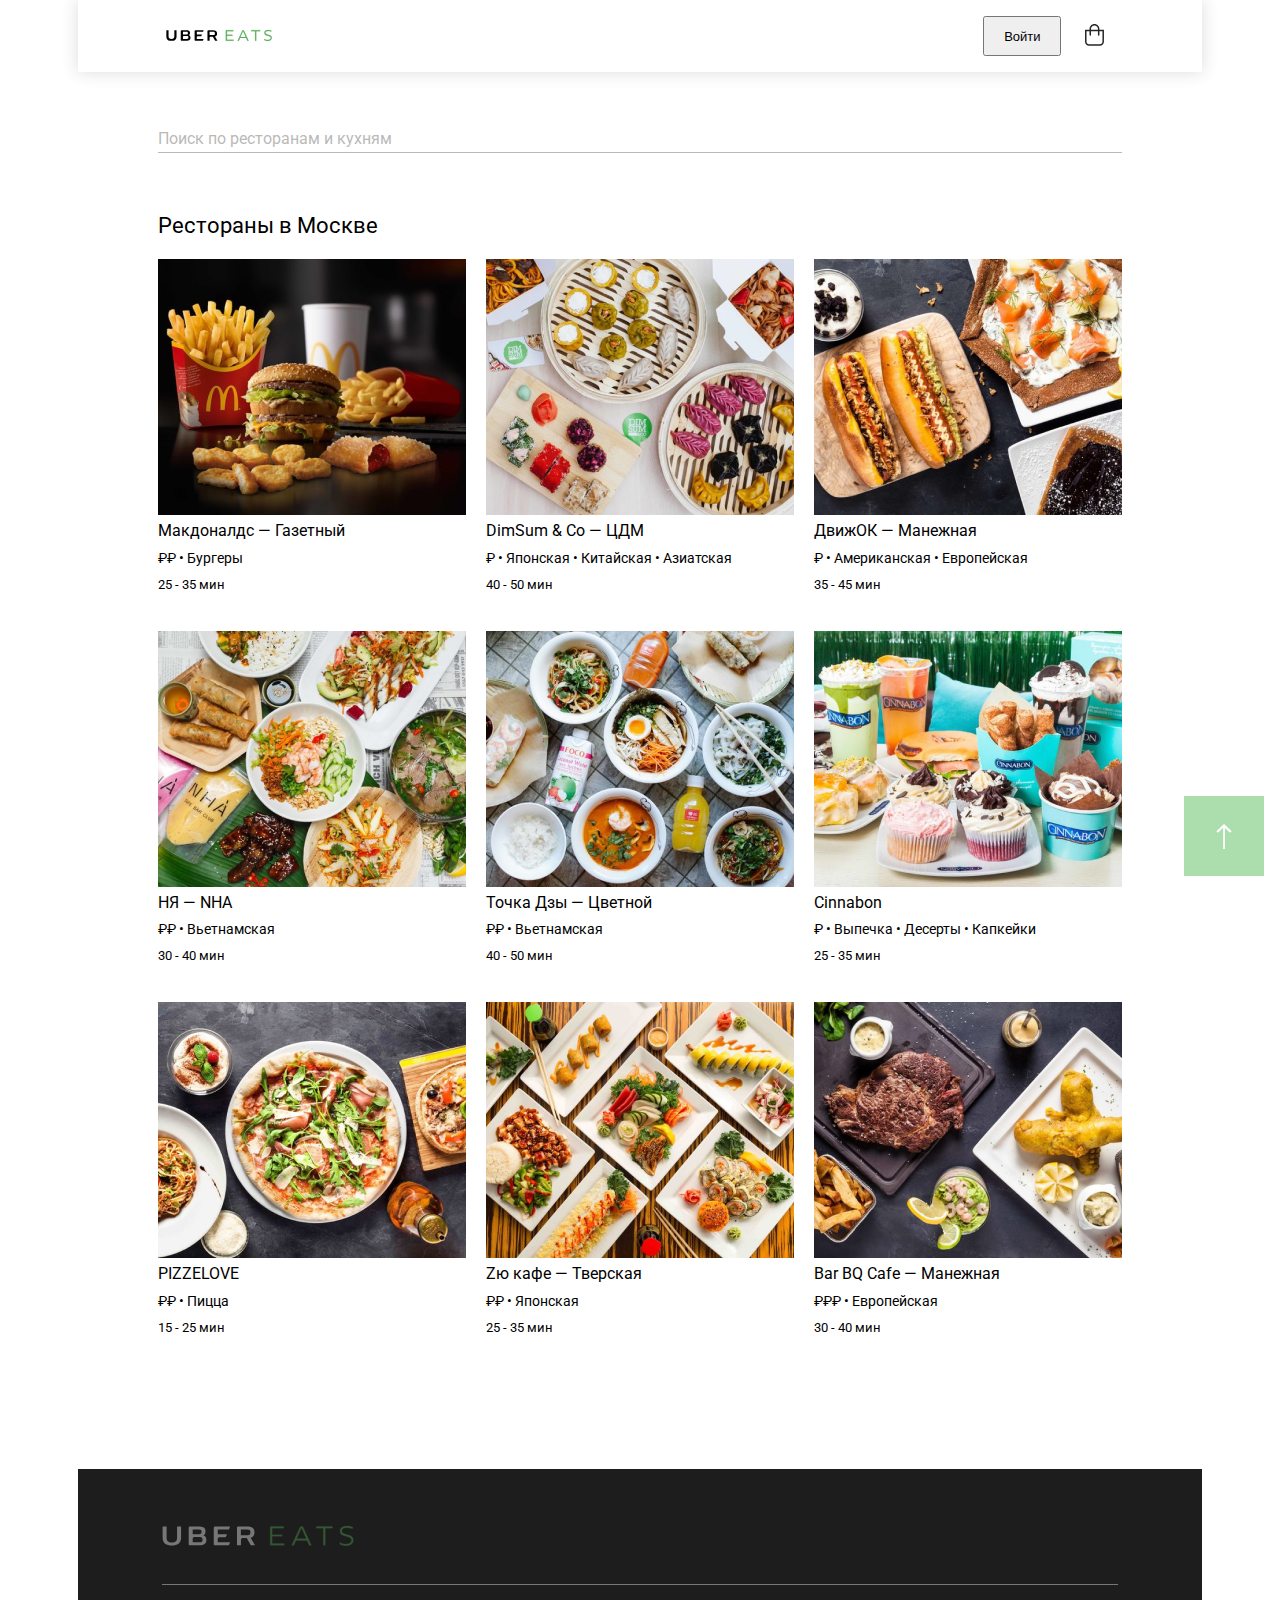
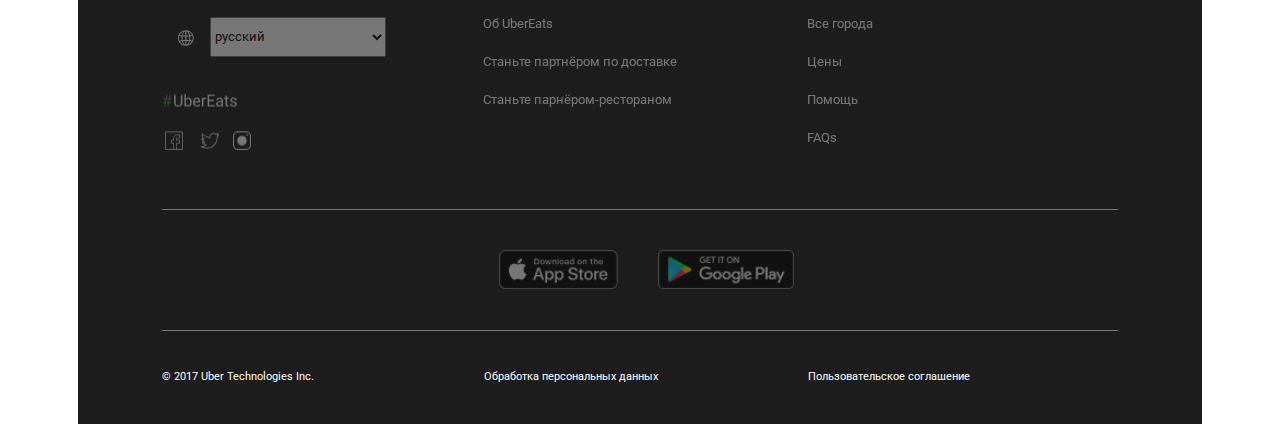
<file: index.html>
<!DOCTYPE html>
<html lang="en">
<head>
  <meta charset="UTF-8">
  <meta name="viewport" content="width=device-width, initial-scale=1">
  <link rel="preconnect" href="https://fonts.gstatic.com">
  <link href="https://fonts.googleapis.com/css2?family=Roboto:wght@400;500&display=swap" rel="stylesheet">
  
  <link rel="stylesheet" href="style.css">
  <title>Uber Eats</title>
</head>
<body>

<div class="wrapper">
 <!-- Header  -----------------------------------> 
  
  <header>
    <div class="header__inner">
      

      <div class="container">
        <nav>

        <div class="nav_logo">
          <a href="#" class="nav_logo_img">
            <img src="img/logo_320.svg" alt="logo">
          </a>
        </div>

        <div class="nav__inner">
          <button onclick="window.location.href = 'https://#'" class="nav_btn">Войти</button>
          <a href="#" class="nav_basket">
            <img src="img/nav_basket.svg" alt="">
          </a>
        </div>

        </nav>
      </div>
    </div>
  </header>

<!-- Main  ----------------------------------->

  <main>
    <div class="container_main">
      <div class="container__inner">
        
        <form class="container__inner_input">
          <input type="text" placeholder="Поиск по ресторанам и кухням" name="search" id="search">
        </form>
        <p class="container__title">Рестораны в Москве</p>
 

        <!-- Containers Card-->


      <div class="container__menu">
          
        <div class="container__card">
            <a href="restoran_Pushkin.html">
              <img src="img/mackdonalds_photo.png" alt="mackdonalds_photo" class="container__card_photo">
            </a>
            <p class="card_title">Макдоналдс — Газетный</p>
            <p class="card_type">₽₽ • Бургеры</p>
            <p class="card_time">25 - 35 мин</p>
          </div>

          <div class="container__card">
            <a href="#">
              <img src="img/DimSum_photo.png" alt="DimSum_photo" class="container__card_photo">
            </a>
            <p class="card_title">DimSum & Co — ЦДМ</p>
            <p class="card_type">₽ • Японская • Китайская • Азиатская</p>
            <p class="card_time">40 - 50 мин</p>
          </div>

          <div class="container__card">
            <a href="#">
              <img src="img/Dvijok_photo.png" alt="Dvijok_photo" class="container__card_photo">
            </a>
            <p class="card_title">ДвижОК — Манежная</p>
            <p class="card_type">₽ • Американская • Европейская</p>
            <p class="card_time">35 - 45 мин</p>
          </div>

        <div class="container__card">
            <a href="#">
              <img src="img/NjaHna_photo.png" alt="NjaHna_photo" class="container__card_photo">
            </a> 
            <p class="card_title">НЯ — NHA</p>
            <p class="card_type">₽₽ • Вьетнамская</p>
            <p class="card_time">30 - 40 мин</p>
          </div>

        <div class="container__card">
            <a href="#">
              <img src="img/Dzy_photo.png" alt="Dzy_photo" class="container__card_photo">
            </a>
            <p class="card_title">Точка Дзы — Цветной</p>
            <p class="card_type">₽₽ • Вьетнамская</p>
            <p class="card_time">40 - 50 мин</p>
          </div>

          <div class="container__card">
            <a href="#">
              <img src="img/Cinnabon_photo.png" alt="Cinnabon_photo" class="container__card_photo">
            </a>
            <p class="card_title">Cinnabon</p>
            <p class="card_type">₽ • Выпечка • Десерты • Капкейки</p>
            <p class="card_time">25 - 35 мин</p>
          </div>

          <div class="container__card">
            <a href="#">
              <img src="img/PizzaLove_photo.png" alt="PizzaLove_photo" class="container__card_photo">
            </a>
            <p class="card_title">PIZZELOVE</p>
            <p class="card_type">₽₽ • Пицца</p>
            <p class="card_time">15 - 25 мин</p>
          </div>

          <div class="container__card">
            <a href="#">
              <img src="img/ZuCafe_photo.png" alt="ZuCafe_photo" class="container__card_photo">
            </a>
            <p class="card_title">Zю кафе — Тверская</p>
            <p class="card_type">₽₽ • Японская</p>
            <p class="card_time">25 - 35 мин</p>
          </div>

          <div class="container__card">
            <a href="#">
              <img src="img/BarBQ_photo.png" alt="BarBQ_photo" class="container__card_photo">
            </a>
            <p class="card_title">Bar BQ Cafe — Манежная</p>
            <p class="card_type">₽₽₽ • Европейская</p>
            <p class="card_time">30 - 40 мин</p>
          </div>

        </div>
      </div>
    </div>  
  </main>  

<!-- Footer --------------------------------->
  <footer >
    <div class="footer__container">

    <div class="footer_logo">
      <a href="#" class="link_footer_logo">
        <img src="img/footer-logo.svg" alt="footer_logo" class="footer_logo_img">
      </a>
    </div>
   <div class="footer_nav">
      <div class="footer_nav_inner">

        <div class="footer_nav_inner_1">
          <img src="img/icon_world.svg" alt="icon_world" class="select_icon">
          <select name="language" id="footer_nav_langv">
            <option value="russian">русский</option>
            <option value="english">english</option>
          </select>
          <img src="img/icon_social.png" alt="icon_social" class="footer_social">
        </div>

        <div class="footer_nav_partners">
          <a href="#" class="footer_nav_partners_link">Об UberEats</a>
          <a href="#" class="footer_nav_partners_link">Станьте партнёром по доставке</a>
          <a href="#" class="footer_nav_partners_link">Станьте парнёром-рестораном</a>
        </div>

        <div class="footer_nav_info">
          <a href="#" class="footer_nav_info_link">Все города</a>
          <a href="#" class="footer_nav_info_link">Цены</a>
          <a href="#" class="footer_nav_info_link">Помощь</a>
          <a href="#" class="footer_nav_info_link">FAQs</a>
        </div>
        
      </div>
    </div>

    <div class="footer_banner">
      <a href="#" class="footer_banner_link footer_banner_link-1">
        <img src="img/link_App_Store_Badge_320.png" alt="link_App_Store_Badge" class="banner_icon">
      </a>
      <a href="#" class="footer_banner_link">
        <img src="img/link_google_play_320.png" alt="link_google_play"  class="banner_icon">
      </a>  
    </div>

    <div class="footer_end">
      <div class="footer_end_link">© 2017 Uber Technologies Inc.</div>
      <div class="footer_end_element">
        <a href="#" class="footer_end_link end_link_1">Обработка персональных данных</a>
      </div>
      <div class="footer_end_element">
        <a href="#" class="footer_end_link end_link_2">Пользовательское соглашение</a>
      </div>
    </div>


  </div>
  </footer>

  <div> 
    <a href="#top" class="footer_green_arrow">
      <img src="img/arrow.svg" alt="arrow">
    </a>
  </div>
  
  
</div> 


 <!---->
</body>
</html>
</file>
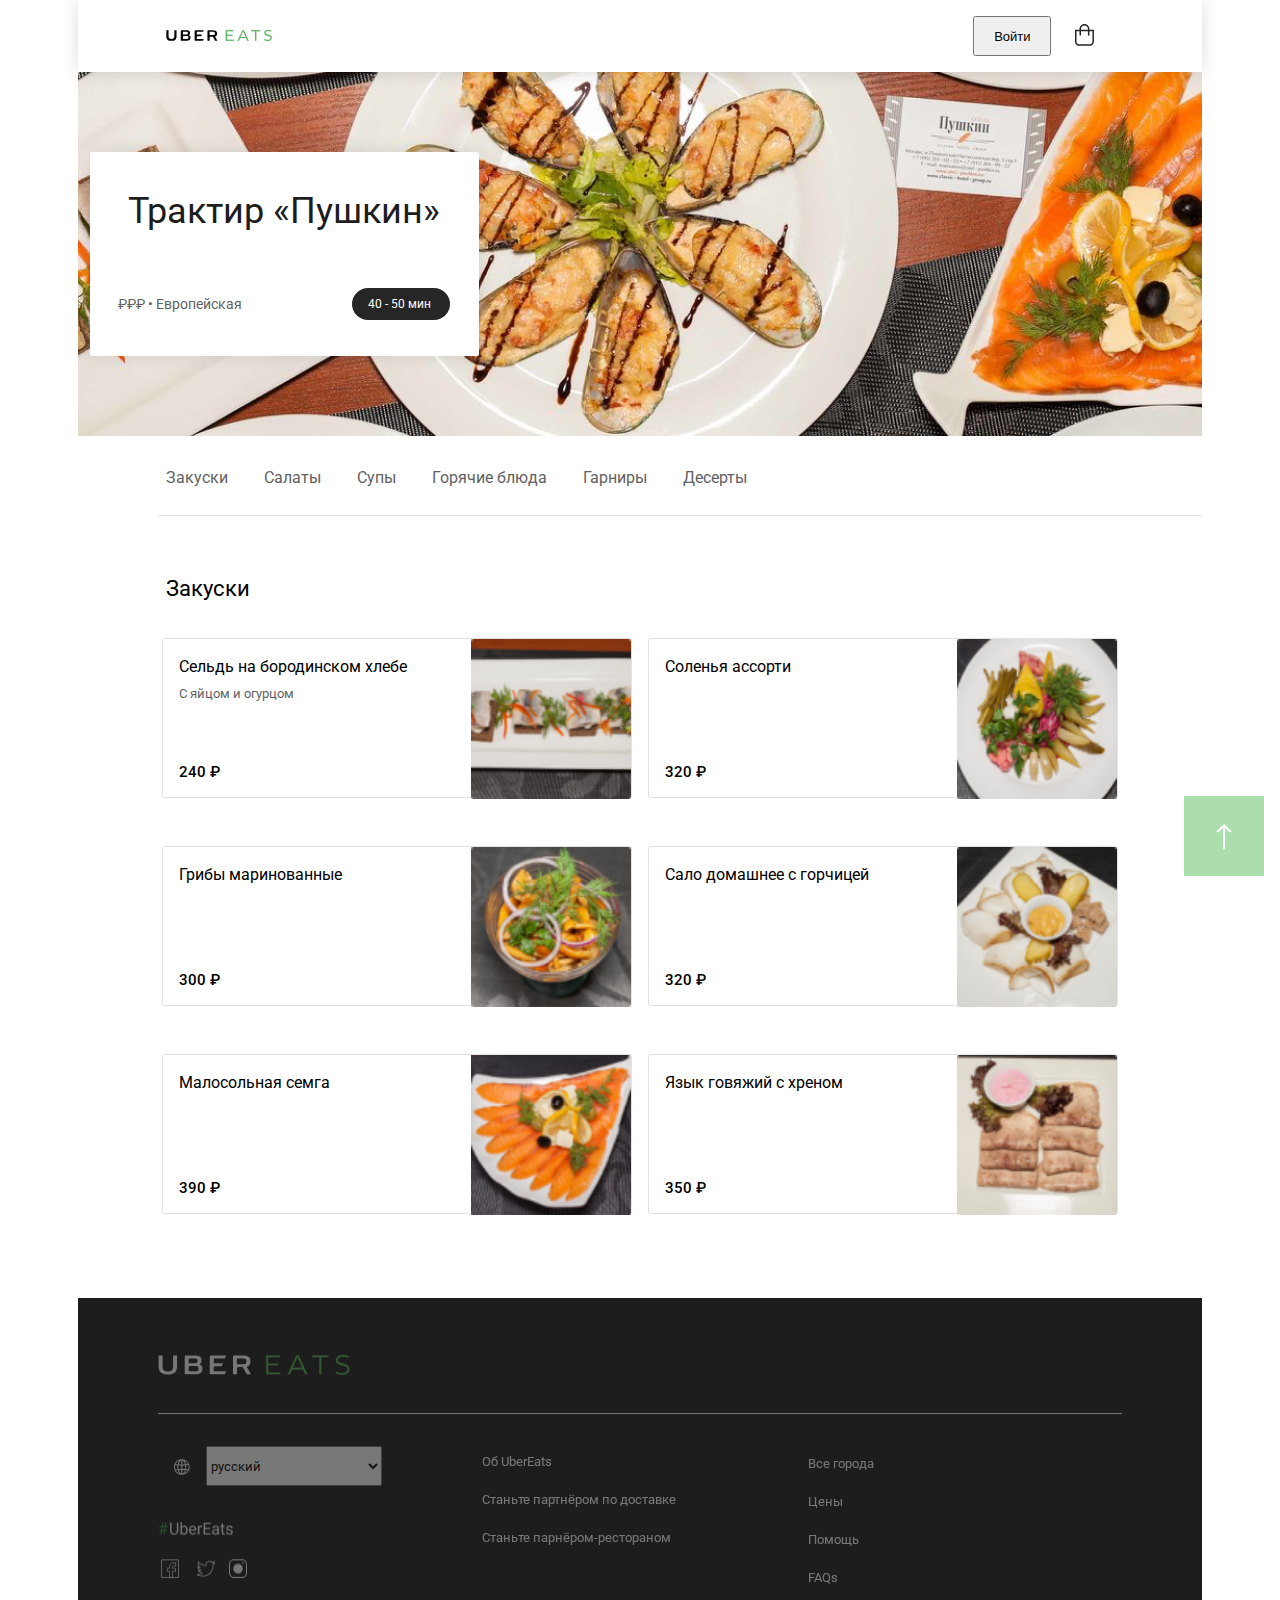
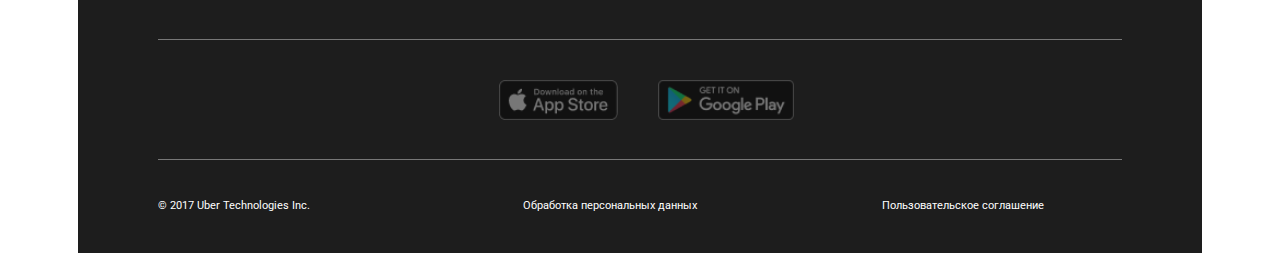
<file: restoran_Pushkin.html>
<!DOCTYPE html>
<html lang="en">
<head>
  <meta charset="UTF-8">
  <meta name="viewport" content="width=device-width, initial-scale=1">
  <link rel="preconnect" href="https://fonts.gstatic.com">
  <link href="https://fonts.googleapis.com/css2?family=Roboto:wght@400;500&display=swap" rel="stylesheet">
  
  <link rel="stylesheet" href="restoran_Pushkin.css">
  <title>Трактир "Пушкин"</title>
</head>

<body>

  <div class="wrapper">
   <!-- Header  -----------------------------------> 
    
    <header>
      <div class="header__inner">
        
  
        <div class="container">
          <nav>
  
          <div class="nav_logo">
            <a href="#" class="nav_logo_img">
              <img src="img/logo_320.svg" alt="logo">
            </a>
          </div>
  
          <div class="nav__inner">
            <button onclick="window.location.href = 'https://#'" class="nav_btn">Войти</button>
            <a href="#" class="nav_basket">
              <img src="img/nav_basket.svg" alt="">
            </a>
          </div>
  
          </nav>
        </div>
      </div>
    </header>

    <!-- Main  ----------------------------------->
      <div style="width: 100%; height: 72px; opacity: 0;"></div>
      <div class="main_title_bg" style="background-image: url(img/Pushkin/main_title_bg.png);">
       
      </div>

    <div class="main_title_container">
      <p class="main_title">Трактир «Пушкин»</p>
      <div class="main_title_container_inner">
        <p class="main_subtitle">₽₽₽ • Европейская</p>
        <div class="main_title_time_container">
          <p class="main_title_time">40 - 50 мин</p> 
        </div>
      </div>
    </div>

    <div class="group_title">

      <div class="burger__menu">
        <a href="#" class="burger__menu_link">Закуски</a>
        <a href="#" class="burger__menu_link">Салаты</a>
        <a href="#" class="burger__menu_link">Супы</a>
        <a href="#" class="burger__menu_link"><p>Горячие блюда</p></a>
        <a href="#" class="burger__menu_link">Гарниры</a>
        <a href="#" class="burger__menu_link">Десерты</a>
      </div>
      
        <div class="menu__inner">
            <div class="menu__title">Закуски</div>
            <div class="menu__title_rectangle"></div>
        </div>
    </div>
    
 <div class="menu">
      <a class="menu__card">
        <div class="menu__card_inner">
          <div class="menu__card_title">Сельдь на бородинском хлебе</div>
          <div class="menu__card_subtitle">С яйцом и огурцом</div>
          <div class="menu__card_price">240 ₽</div>
        </div>
        <img src="img/Pushkin/photo_card_1.png" alt="photo_card_1" class="menu__card_photo">
      </a>
       <div class="menu_rectangle"></div>
       
       <a class="menu__card">
        <div class="menu__card_inner">
          <div class="menu__card_title">Соленья ассорти</div>
          <div class="menu__card_subtitle">&nbsp;</div>
          <div class="menu__card_price">320 ₽</div>
        </div>
        <img src="img/Pushkin/photo_card_2.png" alt="photo_card_2" class="menu__card_photo">
      </a>
       <div class="menu_rectangle"></div>

       <a class="menu__card">
        <div class="menu__card_inner">
          <div class="menu__card_title">Грибы маринованные</div>
          <div class="menu__card_subtitle">&nbsp;</div>
          <div class="menu__card_price">300 ₽</div>
        </div>
        <img src="img/Pushkin/photo_card_3.png" alt="photo_card_3" class="menu__card_photo">
      </a>
       <div class="menu_rectangle"></div>

       <a class="menu__card">
        <div class="menu__card_inner">
          <div class="menu__card_title">Сало домашнее с горчицей</div>
          <div class="menu__card_subtitle">&nbsp;</div>
          <div class="menu__card_price">320 ₽</div>
        </div>
        <img src="img/Pushkin/photo_card_4.png" alt="photo_card_4" class="menu__card_photo">
      </a>
       <div class="menu_rectangle"></div>

       <a class="menu__card">
        <div class="menu__card_inner">
          <div class="menu__card_title">Малосольная семга</div>
          <div class="menu__card_subtitle">&nbsp;</div>
          <div class="menu__card_price">390 ₽</div>
        </div>
        <img src="img/Pushkin/photo_card_5.png" alt="photo_card_5" class="menu__card_photo">
      </a>
       <div class="menu_rectangle"></div>

       <a class="menu__card">
        <div class="menu__card_inner">
          <div class="menu__card_title">Язык говяжий с хреном</div>
          <div class="menu__card_subtitle">&nbsp;</div>
          <div class="menu__card_price">350 ₽</div>
        </div>
        <img src="img/Pushkin/photo_card_6.png" alt="photo_card_6" class="menu__card_photo">
      </a>
       <div class="menu_rectangle"></div>





    </div>

      <!-- Footer  ----------------------------------->

    <footer >
      <div class="footer__container">
  
      <div class="footer_logo">
        <a href="#" class="link_footer_logo">
          <img src="img/footer-logo.svg" alt="footer_logo" class="footer_logo_img">
        </a>
      </div>
     <div class="footer_nav">
        <div class="footer_nav_inner">
  
          <div class="footer_nav_inner_1">
            <img src="img/icon_world.svg" alt="icon_world" class="select_icon">
            <select name="language" id="footer_nav_langv">
              <option value="russian">русский</option>
              <option value="english">english</option>
            </select>
            <img src="img/icon_social.png" alt="icon_social" class="footer_social">
          </div>
  
          <div class="footer_nav_partners">
            <a href="#" class="footer_nav_partners_link">Об UberEats</a>
            <a href="#" class="footer_nav_partners_link">Станьте партнёром по доставке</a>
            <a href="#" class="footer_nav_partners_link">Станьте парнёром-рестораном</a>
          </div>
  
          <div class="footer_nav_info">
            <a href="#" class="footer_nav_info_link">Все города</a>
            <a href="#" class="footer_nav_info_link">Цены</a>
            <a href="#" class="footer_nav_info_link">Помощь</a>
            <a href="#" class="footer_nav_info_link">FAQs</a>
          </div>
          
        </div>
      </div>
  
      <div class="footer_banner">
        <a href="#" class="footer_banner_link footer_banner_link-1">
          <img src="img/link_App_Store_Badge_320.png" alt="link_App_Store_Badge" class="banner_icon">
        </a>
        <a href="#" class="footer_banner_link">
          <img src="img/link_google_play_320.png" alt="link_google_play"  class="banner_icon">
        </a>  
      </div>
  
      <div class="footer_end">
        <div class="footer_end_link">© 2017 Uber Technologies Inc.</div>
        <div class="footer_end_element">
          <a href="#" class="footer_end_link end_link_1">Обработка персональных данных</a>
        </div>
        <div class="footer_end_element">
          <a href="#" class="footer_end_link end_link_2">Пользовательское соглашение</a>
        </div>
      </div>
  
  
    </div>
    </footer>
  
    <div> 
      <a href="#top" class="footer_green_arrow">
        <img src="img/arrow.svg" alt="arrow">
      </a>
    </div>
  
     
  </div> 


<!---->
</body>
</html>
</file>
<file: style.css>
body {
  margin: 0;
  padding: 0;
 
}

* {
  box-sizing: border-box;
}

p {
  margin: 0;
}

.wrapper {
  width: auto;
  min-width: 320px;
  max-width: 1124px;
  height: 100%;
  margin: 0 auto;
  

  font-family: 'Roboto', sans-serif;
  font-size: 16px;
  font-style: normal;
  font-weight: normal;
  color: #000;
}

/* *** Header *** */

.header__inner {
  height: 4.5rem;
  width: 100%;
  max-width: 1124px;
  position: fixed;

  background: #FFFFFF;
  box-shadow: 0px 0px 16px  rgba(38, 38, 38, 0.16);
}

nav {
  height: 4.5rem; 
  
  display: flex;
  justify-content: space-between;
  align-items: center;
}

.nav_logo {
padding-left: 0.5rem;
}

.nav__inner {
  display: flex;  
  padding-right: 0.5rem;
}

.nav_btn {
  width: 4.875rem;
  height: 2.5rem;

  font-weight: 500;
  font-size: .8125rem;
 
}

.nav_basket {
  display: none;
  align-self: center;
}

/* *********** Main *************** */


.container_main {
  min-width: 20rem;
  width: 100%;
  margin: 0 auto;
  padding: 0 0.5rem;
  
}

.container__inner {
 width: 100%;
 max-width: 48rem;
 margin: 0 auto;
  
}

.container__inner_input {
  width: 100%;
 
  
  height: 5rem;
  display: flex;
  padding-top: 9.5rem;
  margin-bottom: 3.5rem;
  
  opacity: 0.5;
  border-bottom: 1px solid #757575;
}

#search {
  width: 100%;
  border:none;

  align-self: flex-end;
  margin-left: -0.1rem;
  

  font-family: Roboto;
  font-style: normal;
  font-weight: normal;
  font-size: 1rem;
  line-height: 1.5rem;
}

.container__title {
  font-family: Roboto;
  font-style: normal;
  font-weight: normal;
  font-size: 1.375rem;
  line-height: 2.125rem;
  margin-bottom: 1rem;
}

.container__menu {
display: flex;
flex-wrap: wrap;

padding-bottom: 2rem;
}

.container__card_photo {
 /* margin-bottom: .6rem;*/
}

.container__card {
  margin-right: 1rem;
  margin-bottom: 2.25rem;
}

.card_title {
  font-family: Roboto;
  font-style: normal;
  font-weight: normal;
  font-size: 1rem;
  line-height: 1.5rem;
  margin-bottom: .3rem;
}

.card_type {
  font-family: Roboto;
  font-style: normal;
  font-weight: normal;
  font-size: .875rem;
  line-height: 1.3125rem;
  margin-bottom: .3rem;
}

.card_time {
  font-family: Roboto;
  font-style: normal;
  font-weight: normal;
  font-size: .8125rem;
  line-height: 1.3125rem;
}

/* *** Footer **************************************************** */

footer {
  width: 100%;
  min-width: 19.75rem;
  
  /*height: 34.5rem;*/
  
  padding: 0 0.5rem;

    
  background-color: #1D1D1D;
}

.footer__container {
 
  width: 100%;
  margin: 0;
  margin: 0 auto;

  overflow: hidden;
 
}

.footer_logo {
  height: 7.25rem;
  width: auto;
  /*margin-left: 5.0625rem;*/
  
  border-bottom: 1px solid #FFFFFF;
  opacity: .4;
  mix-blend-mode: normal;

}

.footer_logo_img {
  margin-top: 3.5rem;
}

/* *********** Footer_nav *************** */
.footer_nav {
  width: auto;
  
  /*height: 13.75rem;*/
  /*width: 59.75rem;*/
 
  display: flex;
  flex-wrap: wrap;
  margin: 0 auto;
  padding-bottom: 1.2rem;
  /*margin-left: 5.0625rem;*/

  border-bottom: 1px solid #FFFFFF;
  opacity: .4;
  mix-blend-mode: normal;
}

.footer_nav_inner {
  /*display: flex;*/

 /* height: 11.3rem;*/
  padding-top: 2rem;
}

.footer_nav_inner_1 {
  display: flex;
  width: 14rem;
  
  flex-wrap: wrap;
}

.select_icon {
  height: 1rem;
  margin-top: 0.8rem;
  margin-left: 1rem;
 }

#footer_nav_langv {
  height: 2.5rem;
  width: 11rem;

  margin-left: 1rem;
  margin-bottom: 2rem;

  font-family: Roboto;
  font-size: 13px;
  line-height: 1.15;
}

.footer_social {
  padding-bottom: 1rem;
}

.footer_nav_partners {
  width: 12.25rem;

  /*margin-left: 6.25rem;*/
  padding-top: 1.6rem;
}

.footer_nav_partners_link {
  display: flex;
  font-display: column;

  margin-bottom: 1.4375rem;

  font-size: 13px;
  line-height: 1.15;
  text-decoration: none;
  color: #fff;
}

.footer_nav_info {
  width: 4.2rem;

  /*margin-left: 8rem;*/
  padding-top: 0.7rem;
}

.footer_nav_info_link {
  display: flex;
  font-display: column;

  margin-bottom: 1.4375rem;

  font-size: 13px;
  line-height: 1.15;
  text-decoration: none;
  color: #fff;
}

/* *********** Footer_banner *************** */

.footer_banner{
  height: 5.25rem;
  /*width: 59.75rem;*/
 
  display: flex;
  justify-content: center;

  
  padding-top: 1.5rem;
  /*margin-left: 5.0625rem;*/
  
  border-bottom: 1px solid #FFFFFF;
  opacity: .4;
  mix-blend-mode: normal;
}

.footer_banner_link {
  padding-left: 1.5rem;
}

.footer_banner_link-1{
  padding-left: 1rem;
}

.banner_icon {
  width: 90%;
  height: auto;
}

/* *********** Footer_end *************** */

.footer_end {
  /*width: 50.625rem;*/

  padding:  2.5rem 0;
 /*margin-left: 5.0625rem;*/

  display: flex;
  flex-direction: column;
  justify-content: space-between;
  flex-wrap: wrap;
  
  font-size: .6875rem;
  line-height: 1.18;
}

.footer_end_element {
  margin-top: 1.5rem;
}

.footer_end_link {
 text-decoration: none;
 color: #fff;
}


.footer_green_arrow {
  width: 4rem;
  height: 4rem;
 
  position: fixed;
  right:1rem;
  bottom: 2.5rem;

  z-index: 99;
  opacity: 0.5;

  display: flex;
  justify-content: center;
  align-items: center;

  background-color: #59BD5A;

}  

.footer_green_arrow:hover {
opacity: 1;
cursor: pointer;
}

/* *********** Width 768px *************** */


  @media screen and (min-width: 768px) {
.nav_basket {
  display: block;
  margin-left: 1rem;
}

    
.container__menu {
  display: flex;
  justify-content: space-between;

  flex-wrap: wrap;
 
  padding-bottom: 2rem;
 }

 .container__card {
   margin-right: 4rem;
 }

 .container__card_photo {
  
   width: 120%;
   height: auto;
 }

 .container__card:last-child {
  margin-right: 25rem;
 }

 .footer_nav_inner {
  display: flex;

 /* height: 11.3rem;*/
  padding-top: 2rem;
}

.footer_nav_partners {
  width: 12.25rem;

  margin-left: 5rem;
  padding-top: 0rem;
}
    
.footer_nav_info {
  margin-left: 3.75rem;
  padding-top: 0rem;
    
  }

  .banner_icon {
    width: 100%;
    height: auto;
  }

  .footer_banner_link {
    padding-left: 2.5rem;
  }

  .footer_banner{
    height: auto;
    padding-top: 2.5rem;
    padding-bottom: 2.5rem;
  }

  .footer_end {
    flex-direction: row;
  }

  .footer_end_element {
    margin-top: 0;
  }


/* *********** Width 1124 px *************** */

  @media screen and (min-width: 1124px) {
   
   
  .nav_logo_img {
    width: 120px;
    height: 12px;

    padding-left: 5rem;
  }
  
  .nav__inner {
  padding-right: 6.8rem;
  }

  .nav__inner {
    padding-right: 6.1rem;
  }

  .nav_basket {
    margin-left: 1.5rem;
  }


  .container_main {
    padding: 0 5rem;
  }


  .container__inner {
    width: 100%;
    max-width: 1124px;
    margin: 0 auto;
    
    }

  .container__menu {
    max-width: 60.75rem;
    padding-bottom: 95px;
  
  }

  .container__card {
   margin-right: 0;
   margin-left: 0;
   justify-content: space-around;
  }


  .container__card_photo {
  width: 308px;
  height: auto;
  }

  .container__card:last-child {
    margin-right: 0;
   }

   .container__card:first-child {
    margin-left: 0;
   }

   footer {
     padding: 0 84px;
   }

   .footer_nav {
     padding-bottom: 2.5rem;
   }

   .footer_nav_partners {
     margin-left: 97px;
   }

   .footer_nav_info {
     margin-left: 128px;
   }

   .footer_banner {
     padding-bottom: 2.3rem;
   }

   .banner_icon {
     width: 110%;
     height: auto;
      
   }

   .footer_banner_link {
     padding: 0;
   }
   
   .footer_banner_link-1 {
     padding-right: 50px;
   }

   .footer_end {
     justify-content: start;
   }

   .end_link_1 {
     margin-left: 170px;
   }

   .end_link_2 {
     margin-left: 150px;
   }

   .footer_green_arrow {
     width: 80px;
     height: 80px;
      bottom: 24px;
   }

  }
</file>
<file: restoran_Pushkin.css>
body {
  margin: 0;
  padding: 0;
 
}

* {
  box-sizing: border-box;
}

p {
  margin: 0;
}

.wrapper {
  width: auto;
  min-width: 320px;
  max-width: 1124px;
  height: 100%;
  margin: 0 auto;
  

  font-family: 'Roboto', sans-serif;
  font-size: 16px;
  font-style: normal;
  font-weight: normal;
  color: #000;
}

/* *** Header *** */

.header__inner {
  height: 4.5rem;
  width: 100%;
  max-width: 1124px;
  position: fixed;
  z-index: 1000;

  background: #FFFFFF;
  box-shadow: 0px 0px 16px  rgba(38, 38, 38, 0.16);
}

nav {
  height: 4.5rem; 
  
  display: flex;
  justify-content: space-between;
  align-items: center;
}

.nav_logo {
padding-left: 0.5rem;
}

.nav__inner {
  display: flex;  
  padding-right: 0.5rem;
}

.nav_btn {
  width: 4.875rem;
  height: 2.5rem;

  font-weight: 500;
  font-size: .8125rem;
 
}

.nav_basket {
  display: none;
  align-self: center;
}

/* *** Main **************************************************** */

.main_title_bg {
height: auto;
height: 255px;
background-size: cover;
background-position: center;

/* Соотношение сторон 16:9 */
padding-bottom: 30%;


/*background-image: url(/img/Pushkin/main_title_bg.png);*/

}

.main_title_container {
  width: 308px;
  height: 180px;

  position: absolute;
  background-color: #FFF;
  display: flex;
  flex-direction: column;
  align-items: center;

  top: 203px;
  left: 8px;

  box-shadow: 0px 0px 16px rgba(117, 117, 117, 0.2);
  border-radius: 2px;
}


.main_title {
  font-size: 24px;
  line-height: 28px;

  padding: 24px 0 40px 0;

  color: #1D1D1D;
}

.main_subtitle {
padding-bottom: 16px;  
font-size: 14px;
line-height: 16px;
color: #626262;
}

.main_title_time_container {
  width: 98px;
  height: 32px;

  display: flex;
  justify-content: center;
  align-items: center;

  background: #262626;
  border-radius: 16px;
}

.main_title_time {
  width: 66px;
  height: 15px;

  font-size: 12px;
  line-height: 14px;

  color: #FFFFFF;
}

.group_title {
 padding-left: 40%;
 padding-right: 40%;
 
}

.burger__menu {
  
  display: none;
  height: 80px;

  padding-top: 32px;

  border-bottom: 1px solid rgba(117, 117, 117, 0.2);
}

.burger__menu_link {
  text-decoration: none;

  padding-right: 36px;

  font-size: 16px;
  line-height: 19px;
  color: #626262;
}

.burger__menu_link:hover {
  opacity: .5;
}


.burger__menu_link:first-child {
  padding-left: 8px;;
}

.menu {
  min-width: 308px;
  margin: 0 auto;

  display: flex;
  flex-direction: column;
  justify-content: center;
  align-items: center;
  
}

.menu__inner {
  margin: 0 auto;
  padding-top: 112px;
}

.menu__title {
  
  font-size: 22px;
  line-height: 34px;
}

.menu__title_rectangle {
  width: 50px;
  height: 12px;
  
  margin: 0 auto;
  margin-bottom: 42px;

  border-bottom: 1px solid #000;
}

.menu__card {
  height: 102px;
  width: 100%;

  display: flex;
  justify-content: space-between;
  margin-left: 8px;

}

.menu_rectangle {
  height: auto;
  width: 100%;

  margin-left: 8px;
  border-bottom: 1px solid #757575;
  opacity: 0.2;
}

.menu__card:hover {
    opacity: 0.5;
}

.menu__card_inner {
  height: 100%;

  display: flex;
  flex-direction: column;
}

.menu__card_title {
  font-size: 14px;
  line-height: 24px;
}

.menu__card_subtitle {
  font-size: 13px;
  line-height: 21px;
 
  padding-top: 4px;
  
  color: #626262;
}

.menu__card_price {
  padding-top: 1rem;
  
  font-weight: 500;
  font-size: 15px;
  line-height: 21px;
}


/* *** Footer **************************************************** */

footer {
  width: 100%;
  min-width: 19.75rem;
  
  /*height: 34.5rem;*/
  
  padding: 0 0.5rem;
  margin-top: 40px;;
    
  background-color: #1D1D1D;
}

.footer__container {
 
  width: 100%;
  margin: 0;
  margin: 0 auto;

  overflow: hidden;
 
}

.footer_logo {
  height: 7.25rem;
  width: auto;
  /*margin-left: 5.0625rem;*/
  
  border-bottom: 1px solid #FFFFFF;
  opacity: .4;
  mix-blend-mode: normal;

}

.footer_logo_img {
  margin-top: 3.5rem;
}

/* *********** Footer_nav *************** */
.footer_nav {
  width: auto;
  
  /*height: 13.75rem;*/
  /*width: 59.75rem;*/
 
  display: flex;
  flex-wrap: wrap;
  margin: 0 auto;
  padding-bottom: 1.2rem;
  /*margin-left: 5.0625rem;*/

  border-bottom: 1px solid #FFFFFF;
  opacity: .4;
  mix-blend-mode: normal;
}

.footer_nav_inner {
  /*display: flex;*/

 /* height: 11.3rem;*/
  padding-top: 2rem;
}

.footer_nav_inner_1 {
  display: flex;
  width: 14rem;
  
  flex-wrap: wrap;
}

.select_icon {
  height: 1rem;
  margin-top: 0.8rem;
  margin-left: 1rem;
 }

#footer_nav_langv {
  height: 2.5rem;
  width: 11rem;

  margin-left: 1rem;
  margin-bottom: 2rem;

  font-family: Roboto;
  font-size: 13px;
  line-height: 1.15;
}

.footer_social {
  padding-bottom: 1rem;
}

.footer_nav_partners {
  width: 12.25rem;

  /*margin-left: 6.25rem;*/
  padding-top: 1.6rem;
}

.footer_nav_partners_link {
  display: flex;
  font-display: column;

  margin-bottom: 1.4375rem;

  font-size: 13px;
  line-height: 1.15;
  text-decoration: none;
  color: #fff;
}

.footer_nav_info {
  width: 4.2rem;

  /*margin-left: 8rem;*/
  padding-top: 0.7rem;
}

.footer_nav_info_link {
  display: flex;
  font-display: column;

  margin-bottom: 1.4375rem;

  font-size: 13px;
  line-height: 1.15;
  text-decoration: none;
  color: #fff;
}

/* *********** Footer_banner *************** */

.footer_banner{
  height: 5.25rem;
  /*width: 59.75rem;*/
 
  display: flex;
  justify-content: center;

  
  padding-top: 1.5rem;
  /*margin-left: 5.0625rem;*/
  
  border-bottom: 1px solid #FFFFFF;
  opacity: .4;
  mix-blend-mode: normal;
}

.footer_banner_link {
  padding-left: 1.5rem;
}

.footer_banner_link-1{
  padding-left: 1rem;
}

.banner_icon {
  width: 100%;
  height: auto;
}

/* *********** Footer_end *************** */

.footer_end {
  /*width: 50.625rem;*/

  padding:  2.5rem 0;
 /*margin-left: 5.0625rem;*/

  display: flex;
  flex-direction: column;
  justify-content: space-between;
  flex-wrap: wrap;
  
  font-size: .6875rem;
  line-height: 1.18;
}

.footer_end_element {
  margin-top: 1.5rem;
}

.footer_end_link {
 text-decoration: none;
 color: #fff;
}


.footer_green_arrow {
  width: 4rem;
  height: 4rem;
 
  position: fixed;
  right:1rem;
  bottom: 24px;

  z-index: 99;
  opacity: 0.5;

  display: flex;
  justify-content: center;
  align-items: center;

  background-color: #59BD5A;

}  

.footer_green_arrow:hover {
opacity: 1;
cursor: pointer;
}

/* *********** Width 768px *************** */

@media screen and (min-width: 768px) {
  .nav_basket {
    display: block;
    margin-left: 26px;
    margin-right: 10px;
  }
  
      
  .container__menu {
    display: flex;
    justify-content: space-between;
  
    flex-wrap: wrap;
   
    padding-bottom: 2rem;
   }

  .main_title_bg {
    height: 364px;
  }

  .main_title_container {
    width: 432px;
    height: 204px;

    top:152px;
  }

  .main_title {
    font-size: 36px;
    line-height: 42px;

    padding-top: 38px;
    
  }
   
  .main_title_container_inner {
   display: flex;
   align-items: center;
   justify-content: space-between;

   padding-top: 16px;
  }
  
  .main_subtitle {
    padding: 0;
    padding-right: 110px;
  }
.group_title {
  padding-left: 8px;
  padding-right: 0;
}

  .burger__menu {
    display: flex;
    
    margin-left: 0;
   

  }

  .menu__inner {
    padding: 56px 0 32px 8px;
  }

  .menu__title_rectangle {
    display: none;
    padding-left: 0;
  }

  .menu__card {
    width: 752px;
    height: 160px;
    margin: 16px 8px;
    border-radius: 2px;
    border: 1px solid rgba(117, 117, 117, 0.2);
   }

   .menu__card:first-child {
    border: 1px solid rgba(117, 117, 117, 0.2);
    margin-top: 0;
   
   }

   .menu__card_inner {
     width: 550px;
     padding-left: 24px;
     padding-top: 16px;
    }

  .menu__card_title {
    font-size: 16px;
  }

  .menu__card_price {
    padding-top: 58px;
  }

  .menu__card_photo {
    width: 26.5%;
    height: auto;
  } 

  .menu_rectangle {
    display: none;
  }

  footer {
   margin-top: 32px;
  }

  .footer_nav {
    padding-bottom: 1.9rem;
  }

  .footer_nav_inner {
    display: flex;
    padding-top: 2rem;
  }

  .footer_social {
    padding-bottom: 28px;
  }

  .footer_nav_partners {
    margin-left: 32px;
    padding-top: 8px;
  }

  .footer_nav_partners_link {
    margin-bottom: 23px;
    line-height: 15px;
  }

  .footer_nav_info {
    margin-left: 60px;
    line-height: 15px;
  }

  .footer_banner{
    height: 120px;
    padding-top: 40px;
  }

  .banner_icon {
    width: 110%;
  }

  .footer_banner_link {
    padding-left: 50px;
  }

  .footer_banner_link-1 {
    padding-left: 0;
  }

  .footer_green_arrow {
    width: 80px;
    height: 80px;
  }

  .footer_end {
   flex-direction: row;

  }

  .footer_end_element {
    margin-top: 0;
  }

  .end_link_1 {
    margin-left: 28px;
  }

  .end_link_2 {
    margin-right: 78px;
  }
}
  
   
  
  /* *********** Width 1124 px *************** */
  
    @media screen and (min-width: 1124px) {


    .main_title_container {
      width: 389px;
      height: 204px;

      left: 7%;
    }
     

    .group_title  {
      padding-left: 80px;
    }
     
    .menu {
      flex-wrap: wrap;
      flex-direction: row;
    }

    .menu__inner {
      padding-bottom: 8px;
    }

    .menu__card {
      width: 470px;
      height: 160px;

      margin-top: 24px;
      margin-bottom: 24px;

    }

    .menu__card:first-child {
      margin-top: 24px;
    }

    .menu__card_inner {
      width: 300px;
      padding-left: 16px;

    }

    .menu__card_photo {
      width: auto;
      height: 160px;
    } 

    .nav_logo_img {
      width: 120px;
      height: 12px;
  
      padding-left: 5rem;
    }
    
    .nav__inner {
    padding-right: 6.8rem;
    }
  
    .nav__inner {
      padding-right: 6.1rem;
    }
  
    .nav_basket {
      margin-left: 1.5rem;
    }
     
    footer {
      padding: 0 80px;
      margin-top: 60px;
    }

    .footer_nav_partners {
      margin-left: 100px;
    }

    .footer_nav_info {
      margin-left: 130px;
    }
  
    }
</file>
